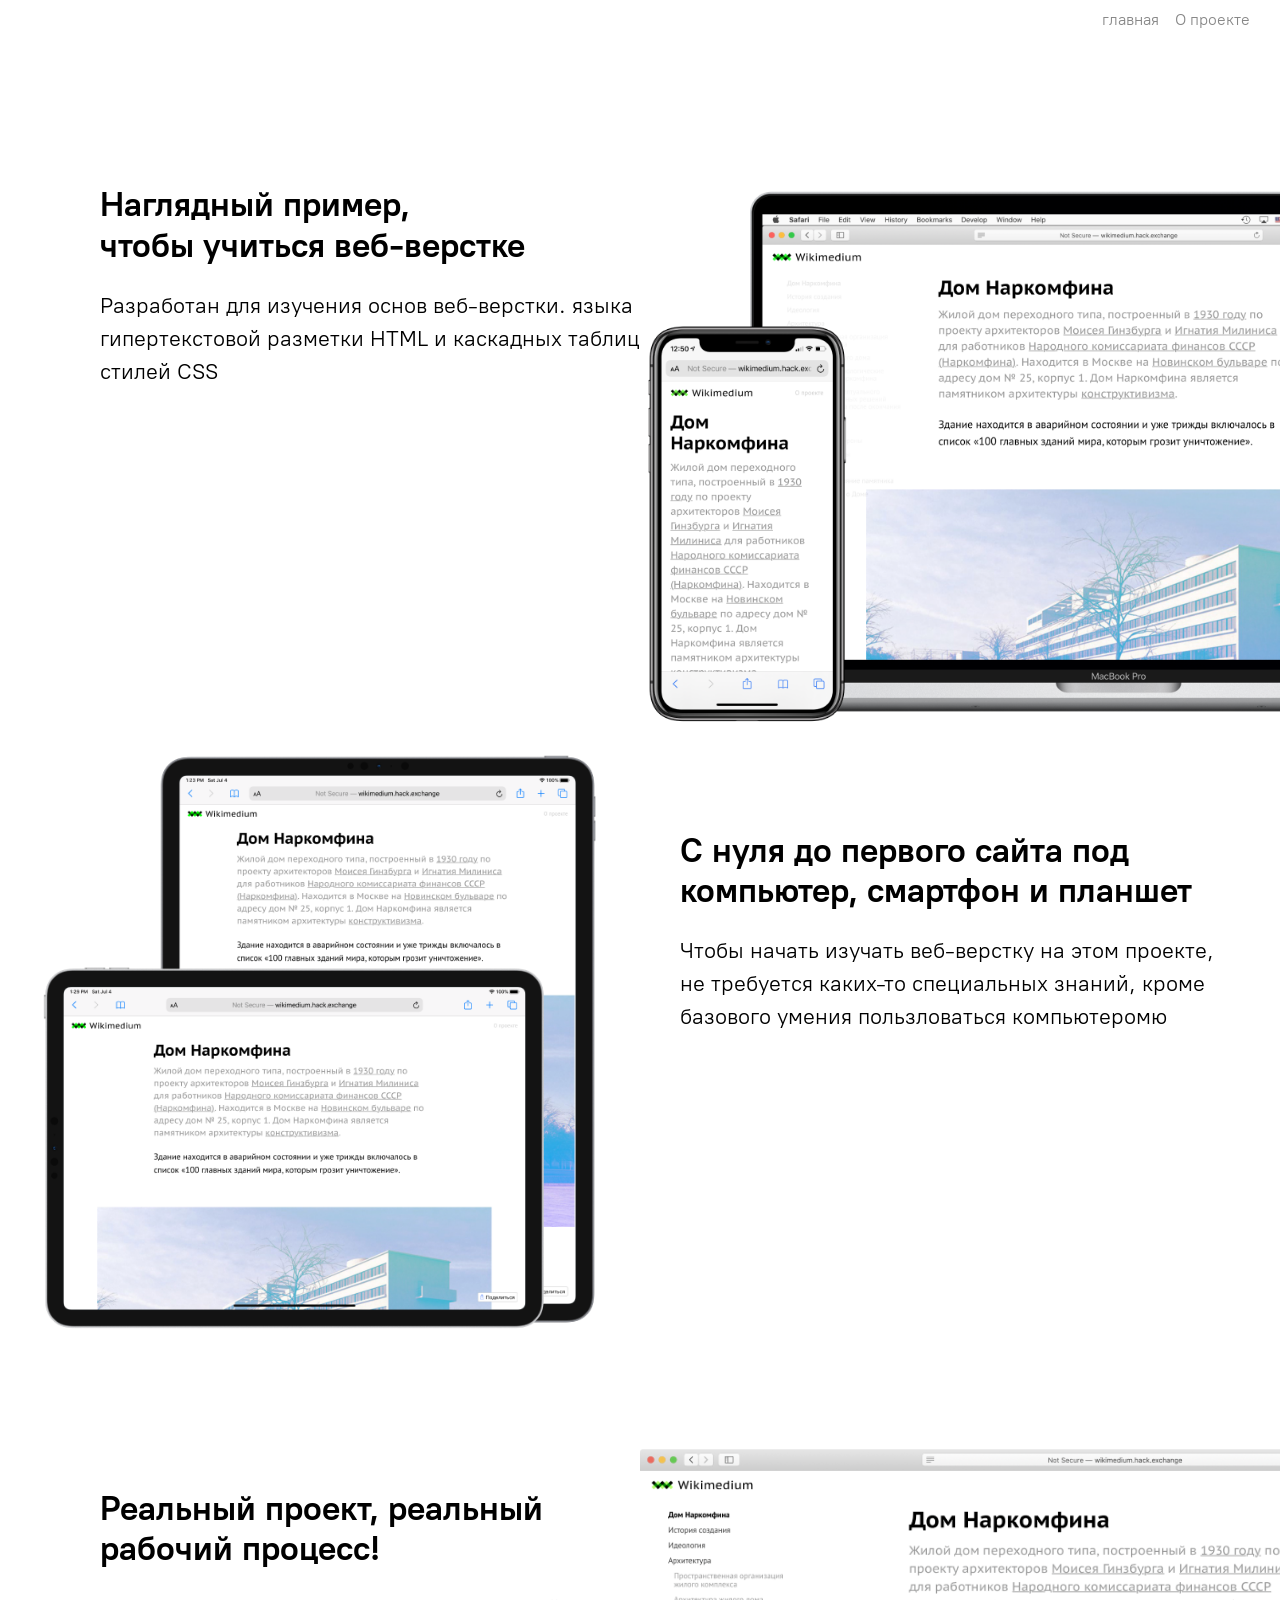
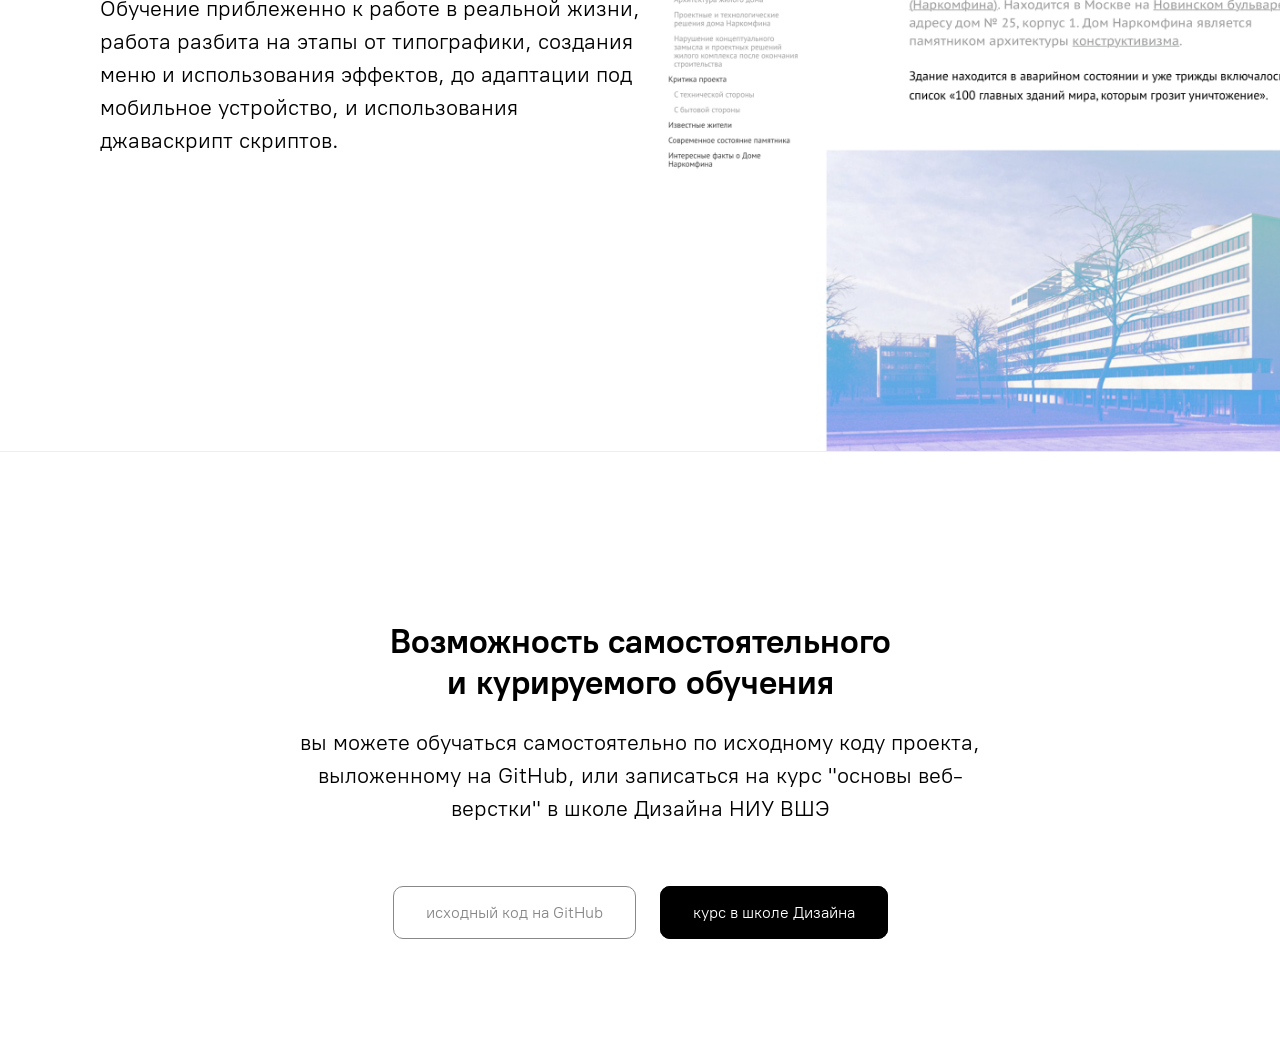
<file: about.html>
<!DOCTYPE html>
<html lang="ru">

<head>
  <meta charset="UTF-8">
  <meta name="viewport" content="width=device-width, initial-scale=1.0">
  <title>О проекте</title>
  <link rel="stylesheet" href="stylesheets/style.css" />
  <link rel="icon" href="images/favicon.png" type="image/png" />
  <link rel="icon" href="images/favicon.ico" type="image/x-icon" />

</head>

<body class="about">
  <nav class="menubar">
    <a href="index.html">главная</a>
    <a href="about.html">О проекте</a>
  </nav>

  <main class="about-main">
    <!-- section.section-$*4 -->
    <section class="section-1">
      <div>
        <!-- &nbsp; &NonBreakingSpace; это чтобы сделать пробел -->
        <h2>Наглядный пример, чтобы&NonBreakingSpace;учиться веб-верстке</h2>
        <p>Разработан для изучения основ веб-верстки.
          языка гипертекстовой разметки HTML и каскадных таблиц стилей&NonBreakingSpace;CSS</p>
      </div>
      <div>
        <img src="images/about1.png" alt="мокап проекта Дом Наркомфина на планшете и телеофне">
      </div>
    </section>

    <section class="section-2">
      <div>
        <img src="images/about2.png" alt="Мокап прокта Дома наркомфина на планшете">
      </div>
      <div>
        <h2>С нуля до первого сайта под компьютер, смартфон и планшет</h2>
        <p> Чтобы начать изучать веб-верстку на этом проекте, не требуется
          каких-то специальных знаний, кроме базового умения пользловаться компьютеромю </p>
      </div>
    </section>


    <section class="section-3">
      <div>
        <h2> Реальный проект, реальный рабочий процесс! </h2>
        <p>
          Обучение приблеженно к работе в реальной жизни, работа разбита
          на этапы от типографики, создания меню и
          использования эффектов, до адаптации под мобильное устройство,
          и использования джаваскрипт скриптов.
        </p>
      </div>
      <div>
        <img src="images/about3.png" alt="дома наркомфина">
      </div>
    </section>


    <section class="section-4">
      <div class="about-text">
        <h2>Возможность самостоятельного и&NonBreakingSpace;курируемого обучения</h2>
        <p>
          вы можете обучаться самостоятельно по исходному коду проекта, выложенному
          на GitHub, или записаться на курс "основы веб-верстки" в школе Дизайна НИУ ВШЭ
        </p>
      </div>

      <div>
        <a href="https://github.com/vikagotika/b26uki02" class="about-link light">
          исходный код на GitHub</a>
        <a href="https://creative.hse.ru/ba?ysclid=muxtvc0omq783694320" class="about-link dark">курс в школе Дизайна</a>
      </div>
    </section>
  </main>
</body>

</html>
</file>
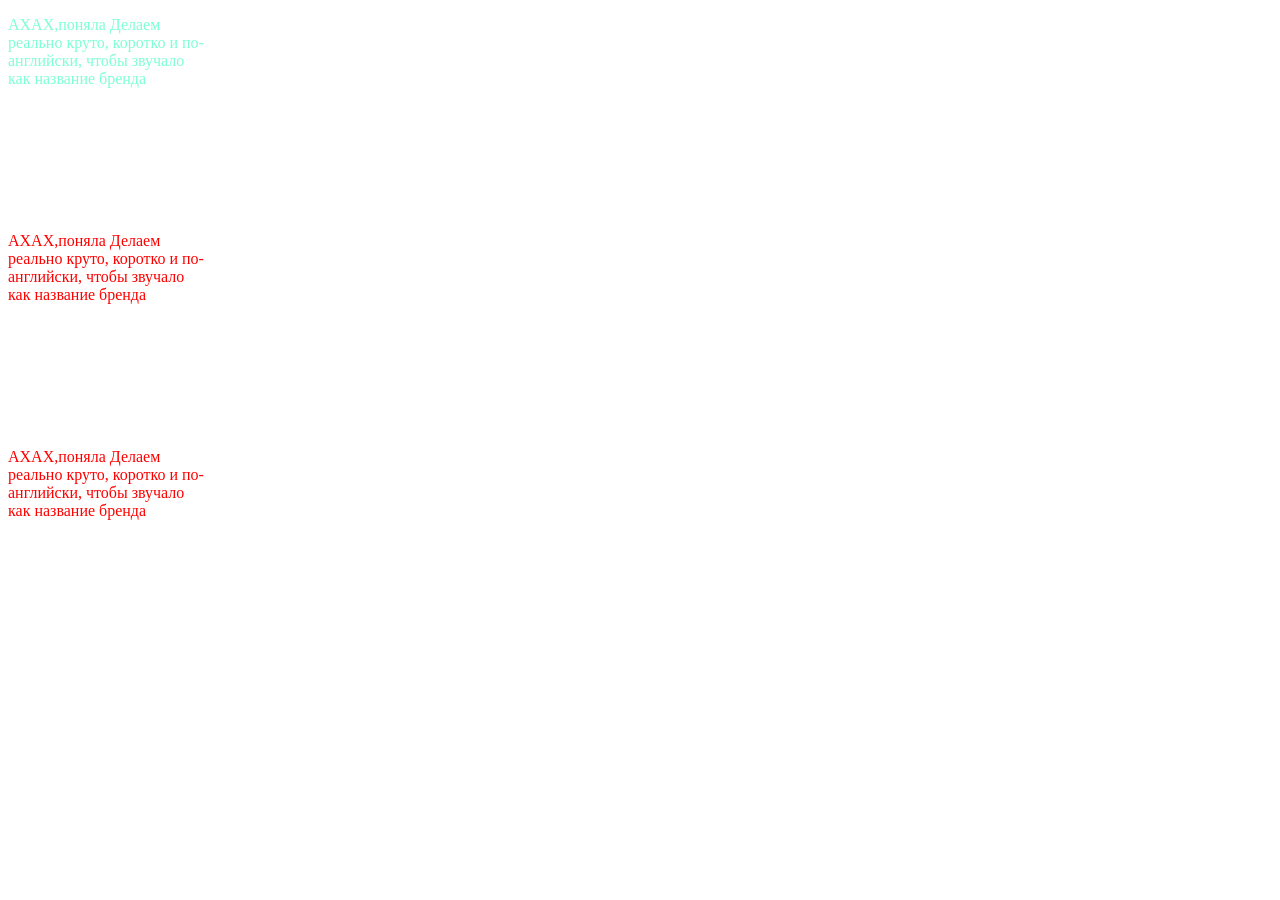
<file: css-base.html>
<!DOCTYPE html>
<html lang="en">

<head>
  <meta charset="UTF-8">
  <meta name="viewport" content="width=device-width, initial-scale=1.0">
  <title>Основы CSS</title>
  <style>
    /* идентификатор */
    #paragraph_1 {
      color: aquamarine;
    }

    /* класс */
    .text {
      color: #ff0000;
    }

    /*  тег */
    p {
      color: darkblue;
      width: 200px;
      height: 200px;

    }
  </style>
</head>

<body>

  <p class="text" id="paragraph_1">
    АХАХ,поняла Делаем реально круто, коротко
    и по-английски, чтобы звучало как название бренда
  </p>
  <p class="text" id="paragraph_2">
    АХАХ,поняла Делаем реально круто, коротко
    и по-английски, чтобы звучало как название бренда
  </p>
  <p class="text" id="paragraph_3">
    АХАХ,поняла Делаем реально круто, коротко
    и по-английски, чтобы звучало как название бренда
  </p>
</body>

</html>
</file>
<file: stylesheets/style.css>
@import"reset.css";
@import"fonts.css";
@import"layout.css";
</file>
